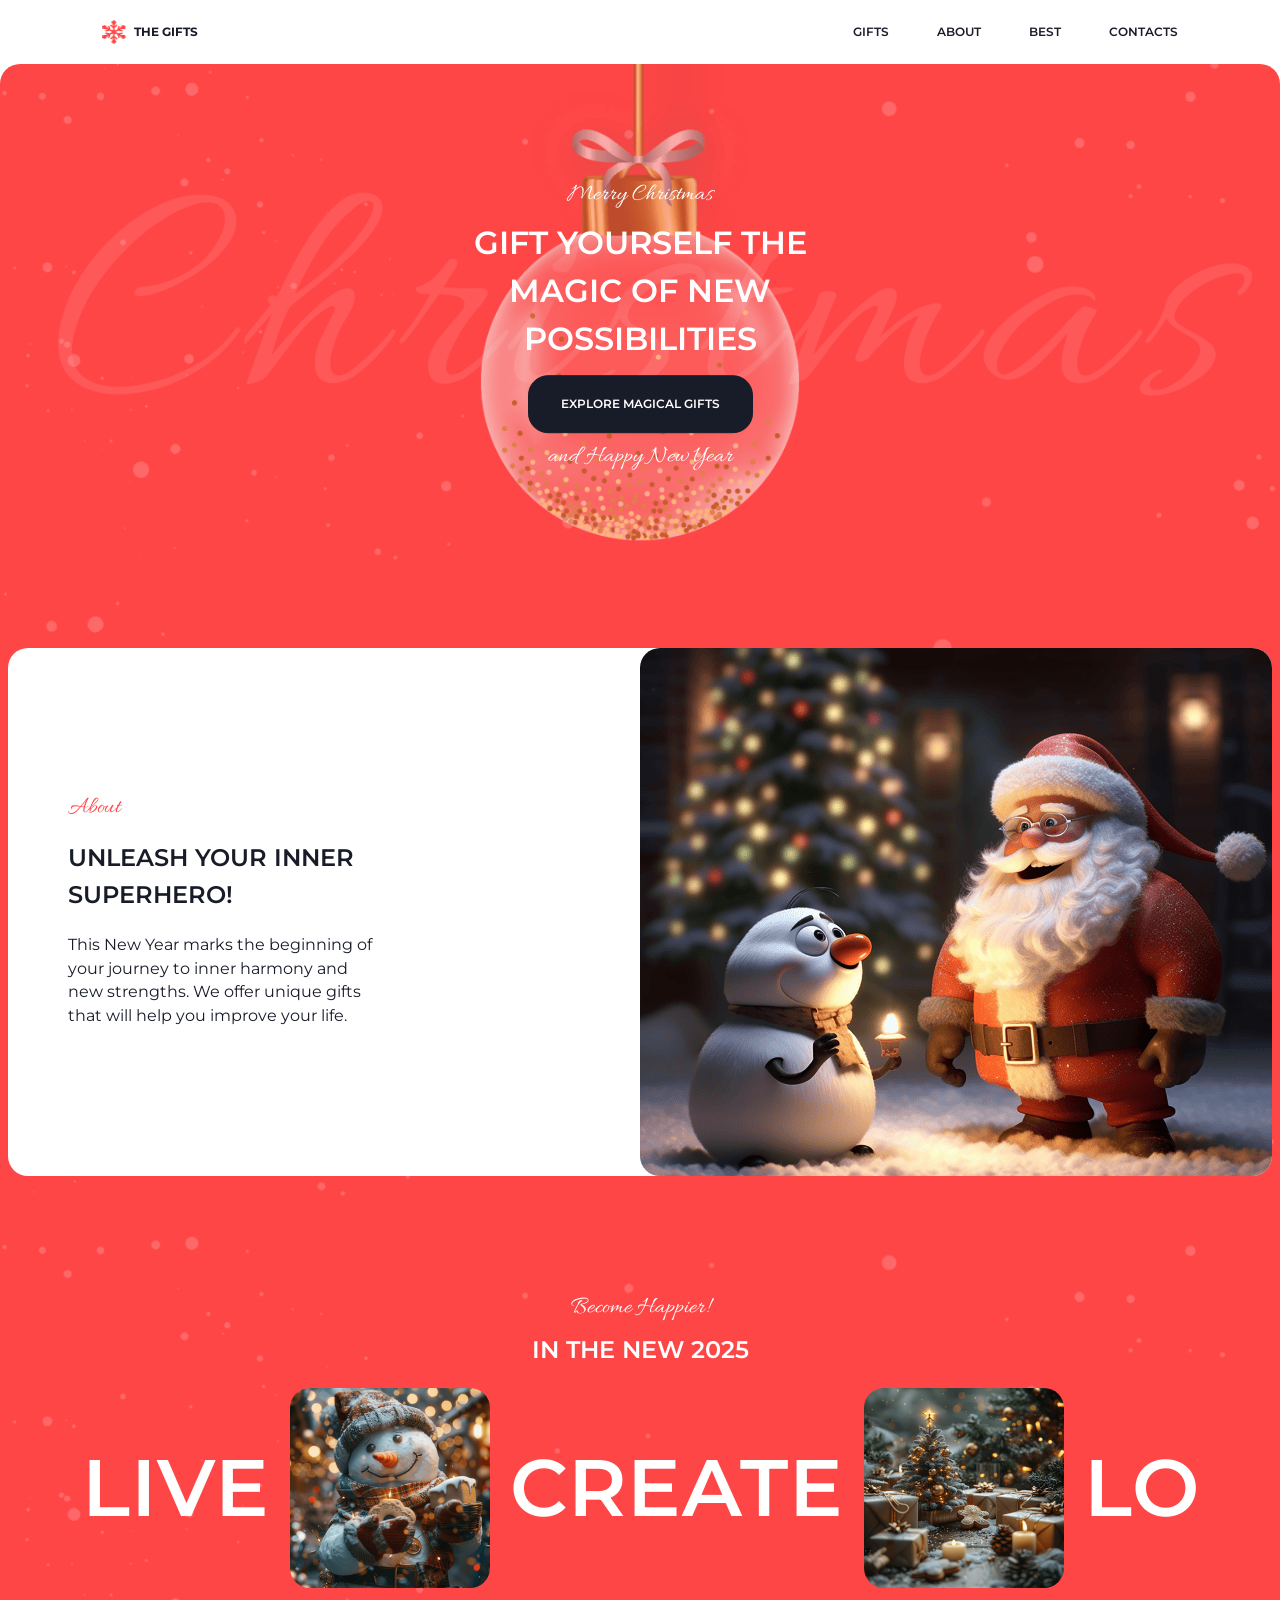
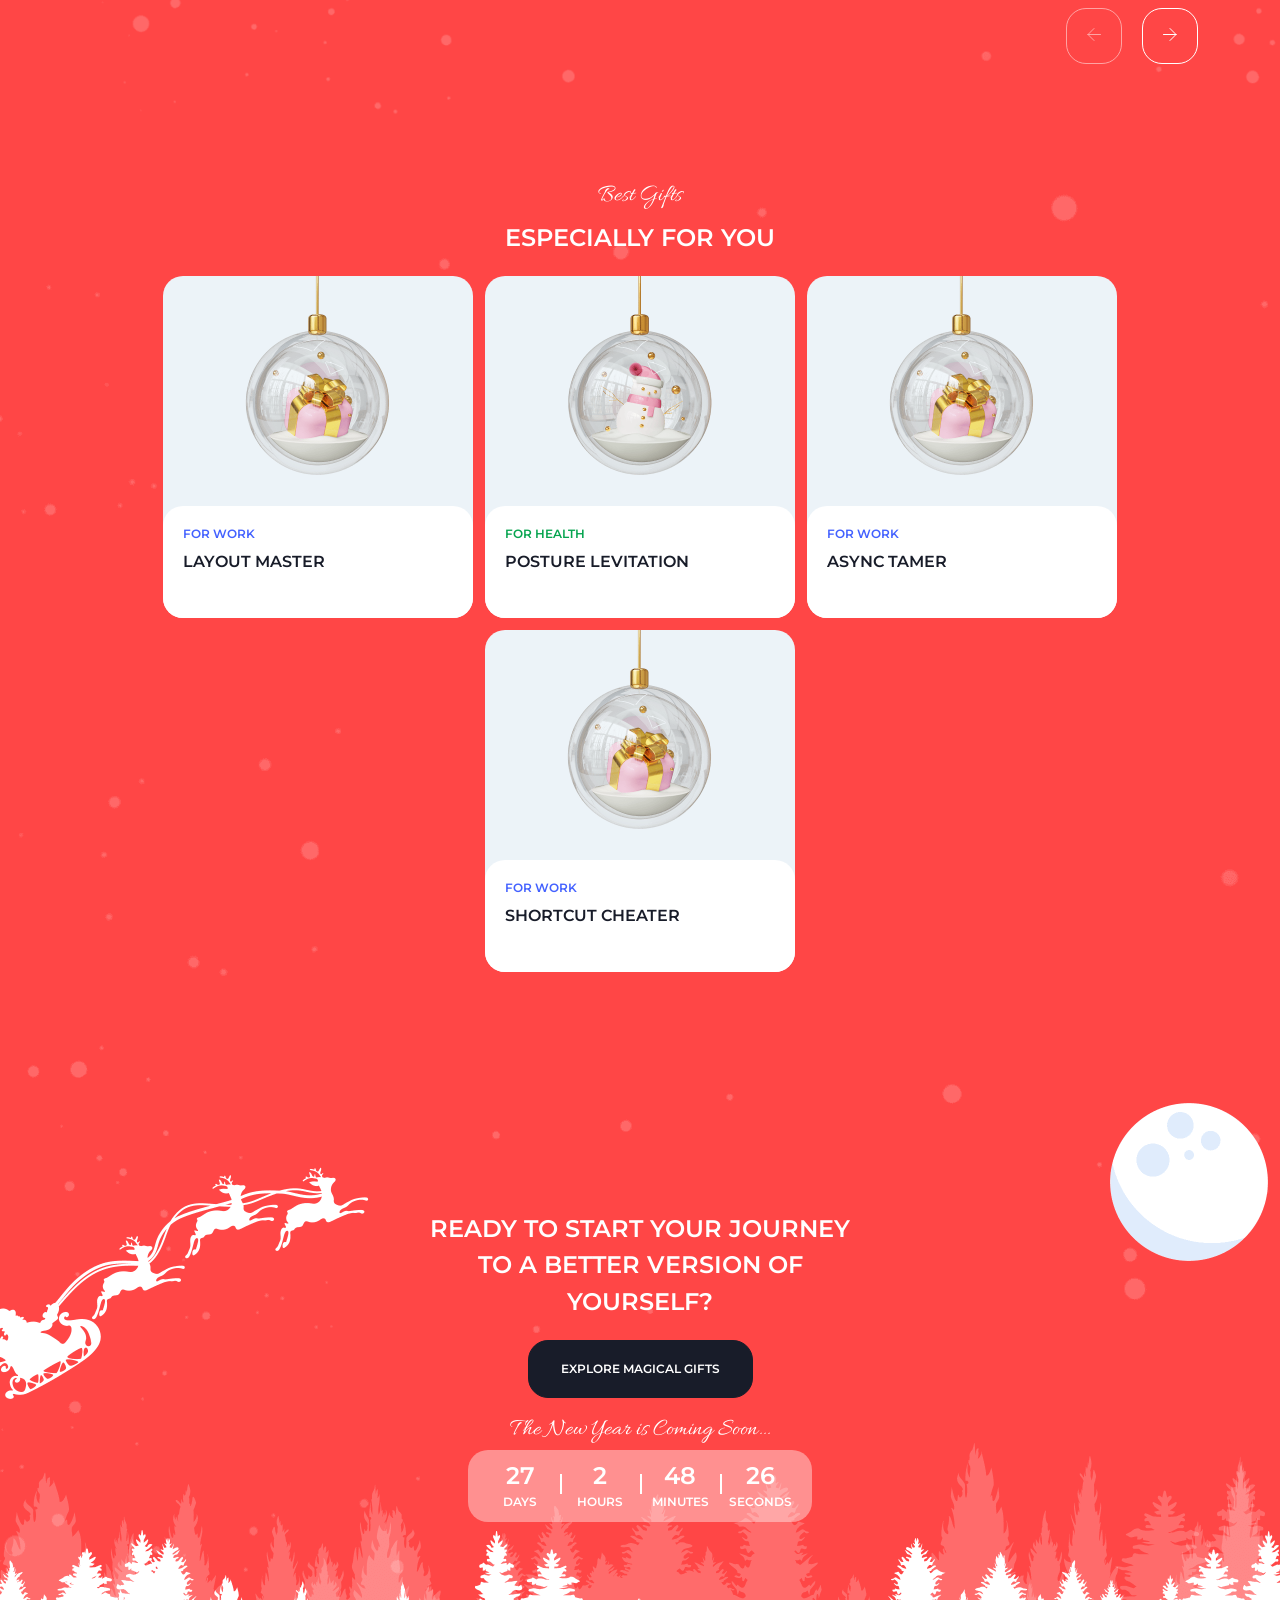
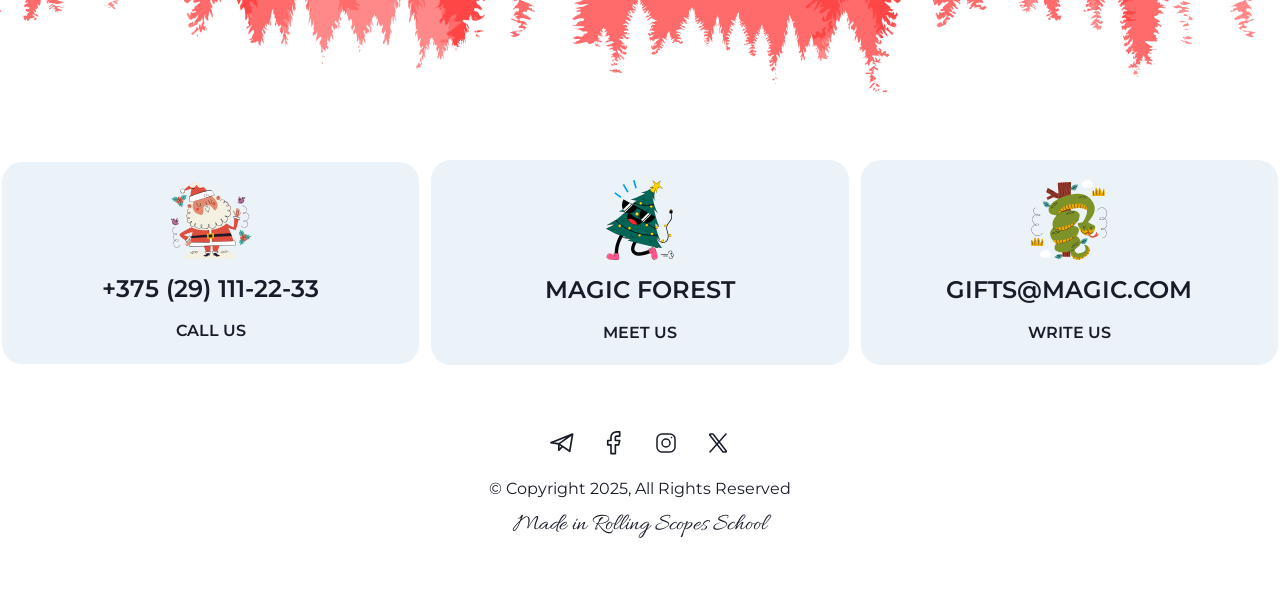
<file: christmas-shop/index.html>
<!doctype html>
<html lang="en">
  <head>
    <meta charset="UTF-8" />
    <meta name="viewport" content="width=device-width, initial-scale=1.0" />
    <title>Christmas shop</title>
    <link rel="preconnect" href="https://fonts.googleapis.com" />
    <link rel="preconnect" href="https://fonts.gstatic.com" crossorigin />
    <link
      href="https://fonts.googleapis.com/css2?family=Allura&family=Montserrat:ital@0;1&display=swap"
      rel="stylesheet"
    />
    <link rel="icon" href="assets/icon/favicon.png" />
    <link rel="stylesheet" href="styles.css" />
  </head>

  <body>
    <div class="container-wrapper">
      <header class="header">
        <div class="head-container">
          <div class="logo">
            <a href="index.html">
              <img class="logo-vector" src="assets/logo.png" alt="Snowflake" />
              <h1 class="logo-title">The gifts</h1>
            </a>
          </div>

          <nav id="menu" class="navbar">
            <button class="burger" id="burger">
              <span></span>
              <span></span>
            </button>

            <ul class="nav-list gifts-nav-list" id="menu-list">
              <li><a class="menu-item" href="gifts.html">Gifts</a></li>
              <li><a class="menu-item" href="#about">About</a></li>
              <li><a class="menu-item" href="#best">Best</a></li>
              <li><a class="menu-item" href="#contacts">Contacts</a></li>
            </ul>
          </nav>
        </div>
      </header>

      <main>
        <section id="gifts" class="hero-section">
          <img src="assets/bg-ball.png" alt="Christmas ball" />

          <div class="hero-container">
            <div class="hero-caption">Merry Christmas</div>
            <h2 class="h1-style">
              Gift yourself the magic of new possibilities
            </h2>
            <button
              class="explore-button"
              onclick="window.location.href = 'gifts.html'"
            >
              Explore Magical Gifts
            </button>
            <div class="hero-caption">and Happy New Year</div>
          </div>
        </section>

        <section id="about" class="about-section">
          <div class="about-container">
            <div class="about-info-container">
              <div class="about-text-container">
                <div class="about-caption">About</div>
                <h2>Unleash your inner superhero!</h2>
                <p>
                  This New Year marks the beginning of your journey to inner
                  harmony and new strengths. We offer unique gifts that will
                  help you improve your life.
                </p>
              </div>
            </div>

            <div class="about-image-container">
              <img src="assets/santa.png" alt="Santa Claus" />
            </div>
          </div>
        </section>

        <section class="slider-section">
          <div class="slider-container">
            <div class="slider-caption-container">
              <div class="slider-caption">Become Happier!</div>
              <h2>in the new 2025</h2>
            </div>

            <div class="slider-viewport">
              <div class="slider-row">
                <div class="slider-text">Live</div>
                <img src="assets/snowman.png" alt="Snowman" />

                <div class="slider-text">Create</div>
                <img src="assets/christmas-trees.png" alt="Christmas Trees" />

                <div class="slider-text">Love</div>
                <img
                  src="assets/christmas-tree-ball.png"
                  alt="Christmas Tree Ball"
                />

                <div class="slider-text">Dream</div>
                <img src="assets/fairytale-house.png" alt="Fairy Tale House" />
              </div>
            </div>

            <div class="slider-buttons-container">
              <button class="arrow-button arrow-left" disabled>
                <svg
                  class="arrow-icon"
                  width="14"
                  height="13"
                  viewBox="0 0 14 13"
                  fill="none"
                  xmlns="http://www.w3.org/2000/svg"
                >
                  <path
                    d="M0.5 6.5H13M13 6.5L7 0.5M13 6.5L7 12.5"
                    stroke="white"
                    stroke-linecap="round"
                    stroke-linejoin="round"
                  />
                </svg>
              </button>

              <button class="arrow-button arrow-right">
                <svg
                  class="arrow-icon"
                  width="14"
                  height="13"
                  viewBox="0 0 14 13"
                  fill="none"
                  xmlns="http://www.w3.org/2000/svg"
                >
                  <path
                    d="M0.5 6.5H13M13 6.5L7 0.5M13 6.5L7 12.5"
                    stroke="white"
                    stroke-linecap="round"
                    stroke-linejoin="round"
                  />
                </svg>
              </button>
            </div>
          </div>
        </section>

        <section id="best" class="best-gifts-section">
          <div class="best-gifts-container">
            <div class="best-gifts-caption-container">
              <div class="best-gifts-caption">Best Gifts</div>
              <h2>Especially for you</h2>
            </div>

            <div class="best-gifts-cards-container"></div>
          </div>
        </section>

        <section class="cta-section">
          <div class="cta-container">
            <div class="cta-content-container">
              <h2>
                Ready to start your journey to a better version of yourself?
              </h2>
              <button
                class="explore-button"
                onclick="window.location.href = 'gifts.html'"
              >
                Explore Magical Gifts
              </button>

              <div class="cta-timer-container">
                <div id="timer-title" class="cta-caption">
                  The New Year is Coming Soon...
                </div>
                <div class="cta-timer">
                  <div class="timer-item">
                    <h2 id="days">47</h2>
                    <h3 class="h4-style">Days</h3>
                  </div>

                  <div class="timer-item">
                    <h2 id="hours">5</h2>
                    <h3 class="h4-style">Hours</h3>
                  </div>

                  <div class="timer-item">
                    <h2 id="minutes">34</h2>
                    <h3 class="h4-style">Minutes</h3>
                  </div>

                  <div class="timer-item">
                    <h2 id="seconds">12</h2>
                    <h3 class="h4-style">Seconds</h3>
                  </div>
                </div>
              </div>
            </div>
          </div>
        </section>
      </main>

      <footer id="contacts" class="footer">
        <div class="footer-container">
          <div class="contacts-container">
            <div class="contact-item">
              <a href="tel:+375291112233" title="Tel.">
                <img src="assets/santa-claus.svg" alt="Santa Claus" />
                <div class="contact-action">+375 (29) 111-22-33</div>
                <h3>Call Us</h3>
              </a>
            </div>

            <div class="contact-item">
              <a
                href="https://maps.app.goo.gl/6SMbEBYvNkVajpGfA"
                title="Map"
                target="_blank"
              >
                <img src="assets/christmas-tree.svg" alt="Christmas Tree" />
                <div class="contact-action">Magic forest</div>
                <h3>Meet Us</h3>
              </a>
            </div>

            <div class="contact-item">
              <a href="mailto:gift@gmail.com" title="Mail">
                <img src="assets/snake.svg" alt="Snake" />
                <div class="contact-action">gifts@magic.com</div>
                <h3>Write Us</h3>
              </a>
            </div>
          </div>

          <div class="info-container">
            <div class="social-list">
              <ul>
                <li>
                  <a
                    href=""
                    class="social-item"
                    title="Telegram"
                    target="_blank"
                  >
                    <svg
                      class="telegram"
                      width="21"
                      height="17"
                      viewBox="0 0 21 17"
                      fill="none"
                      xmlns="http://www.w3.org/2000/svg"
                    >
                      <path
                        d="M19.7501 0.75L0.750061 8.25L7.75006 9.25M19.7501 0.75L17.2501 15.75L7.75006 9.25M19.7501 0.75L7.75006 9.25M7.75006 9.25V14.75L10.9989 11.4729"
                        stroke="#181C29"
                        stroke-width="1.5"
                        stroke-linecap="round"
                        stroke-linejoin="round"
                      />
                    </svg>
                  </a>
                </li>

                <li>
                  <a
                    href=""
                    class="social-item"
                    title="Facebook"
                    target="_blank"
                  >
                    <svg
                      class="facebook"
                      width="13"
                      height="22"
                      viewBox="0 0 13 22"
                      fill="none"
                      xmlns="http://www.w3.org/2000/svg"
                    >
                      <path
                        d="M11.75 0.75H8.75C7.42392 0.75 6.15215 1.27678 5.21447 2.21447C4.27678 3.15215 3.75 4.42392 3.75 5.75V8.75H0.75V12.75H3.75V20.75H7.75V12.75H10.75L11.75 8.75H7.75V5.75C7.75 5.48478 7.85536 5.23043 8.04289 5.04289C8.23043 4.85536 8.48478 4.75 8.75 4.75H11.75V0.75Z"
                        stroke="#181C29"
                        stroke-width="1.5"
                        stroke-linecap="round"
                        stroke-linejoin="round"
                      />
                    </svg>
                  </a>
                </li>

                <li>
                  <a
                    href=""
                    class="social-item"
                    title="Instagram"
                    target="_blank"
                  >
                    <svg
                      class="instagram"
                      width="24"
                      height="24"
                      viewBox="0 0 24 24"
                      fill="none"
                      xmlns="http://www.w3.org/2000/svg"
                    >
                      <path
                        d="M12 16C14.2091 16 16 14.2091 16 12C16 9.79086 14.2091 8 12 8C9.79086 8 8 9.79086 8 12C8 14.2091 9.79086 16 12 16Z"
                        stroke="#181C29"
                        stroke-width="1.5"
                        stroke-linecap="round"
                        stroke-linejoin="round"
                      />
                      <path
                        d="M3 16V8C3 5.23858 5.23858 3 8 3H16C18.7614 3 21 5.23858 21 8V16C21 18.7614 18.7614 21 16 21H8C5.23858 21 3 18.7614 3 16Z"
                        stroke="#181C29"
                        stroke-width="1.5"
                      />
                      <path
                        d="M17.5 6.51L17.51 6.49889"
                        stroke="#181C29"
                        stroke-width="1.5"
                        stroke-linecap="round"
                        stroke-linejoin="round"
                      />
                    </svg>
                  </a>
                </li>

                <li>
                  <a href="" class="social-item" title="X" target="_blank">
                    <svg
                      class="x"
                      width="24"
                      height="24"
                      viewBox="0 0 24 24"
                      fill="none"
                      xmlns="http://www.w3.org/2000/svg"
                    >
                      <path
                        d="M16.8198 20.7684L3.75317 3.96836C3.44664 3.57425 3.72749 3 4.22678 3H6.70655C6.8917 3 7.06649 3.08548 7.18016 3.23164L20.2468 20.0316C20.5534 20.4258 20.2725 21 19.7732 21H17.2935C17.1083 21 16.9335 20.9145 16.8198 20.7684Z"
                        stroke="#181C29"
                        stroke-width="1.5"
                      />
                      <path
                        d="M20 3L4 21"
                        stroke="#181C29"
                        stroke-width="1.5"
                        stroke-linecap="round"
                      />
                    </svg>
                  </a>
                </li>
              </ul>
            </div>

            <p class="copyright">© Copyright 2025, All Rights Reserved</p>
            <div class="info-caption">
              <a class="garland-link" href="https://rs.school/" target="_blank">
                Made in Rolling Scopes School
              </a>
            </div>
          </div>
        </div>
      </footer>
    </div>

    <dialog class="modal-window-gifts"></dialog>

    <script src="script.js" defer></script>
  </body>
</html>
</file>
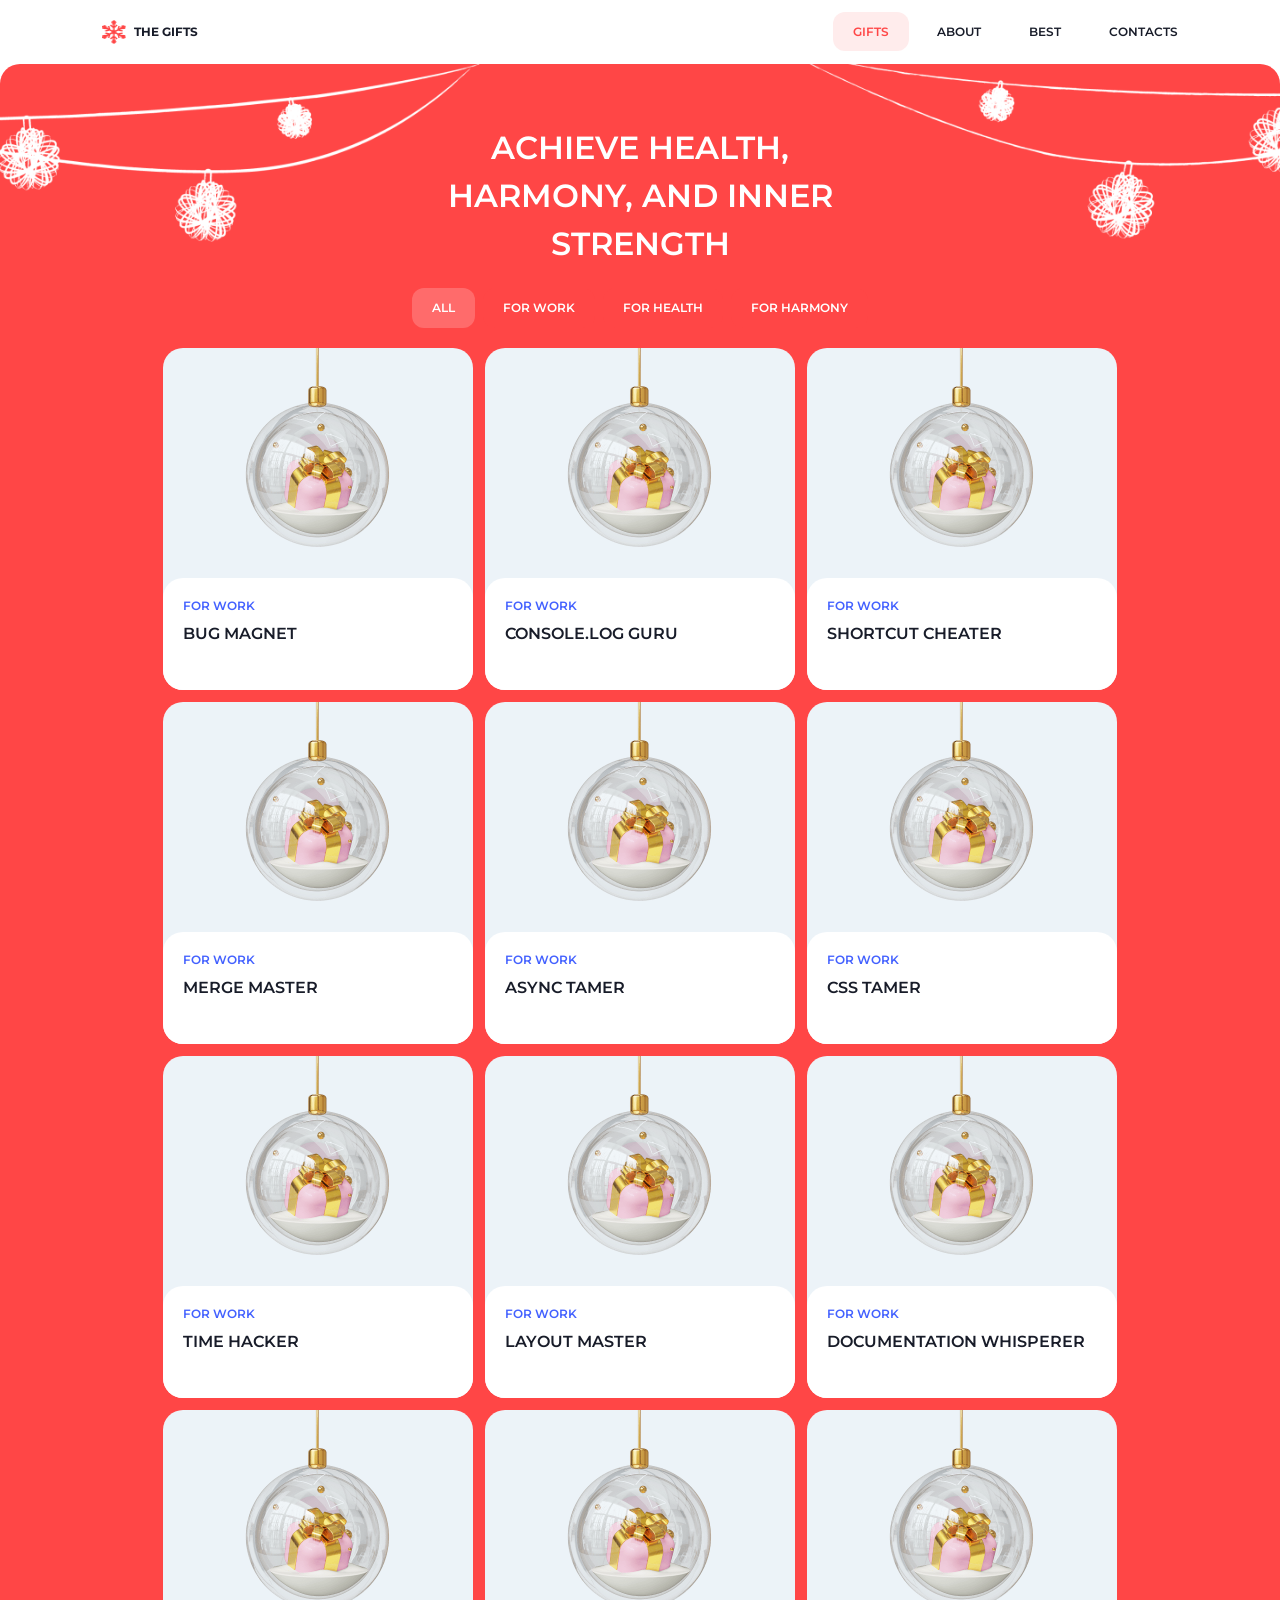
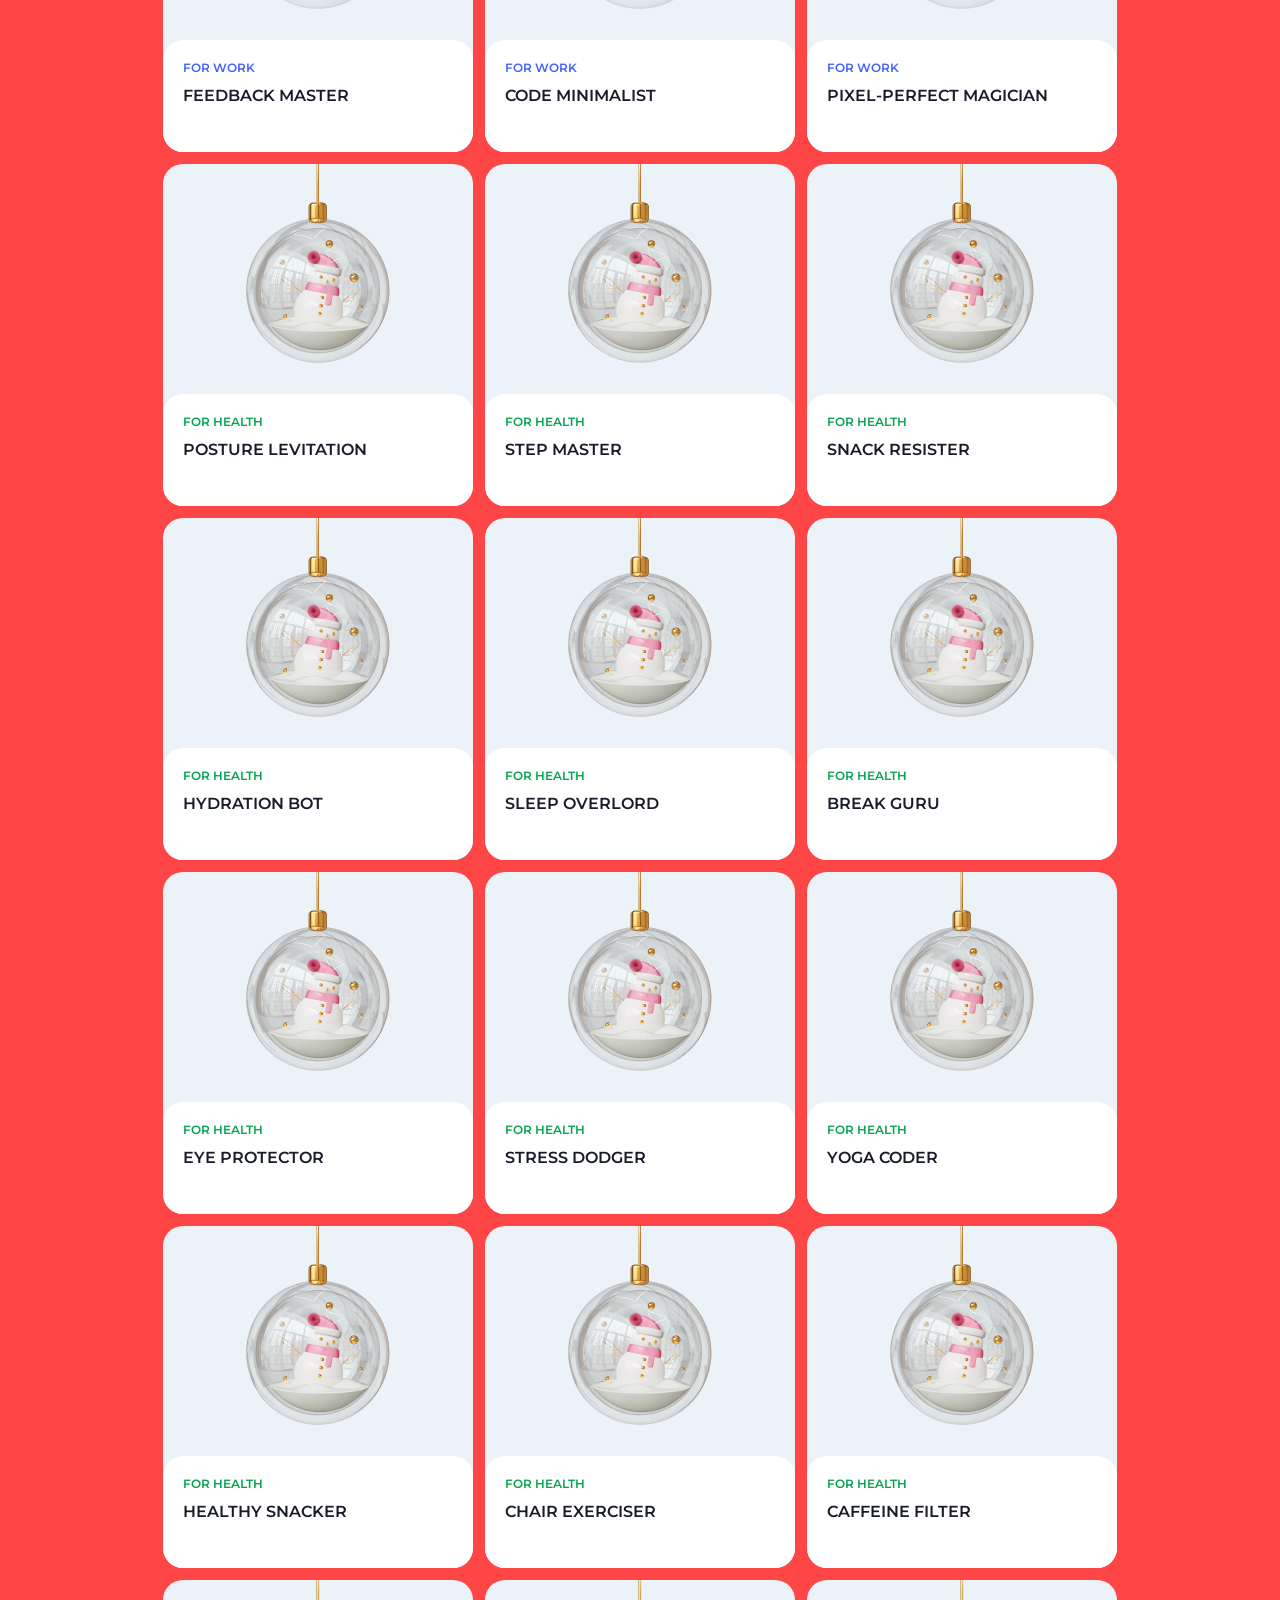
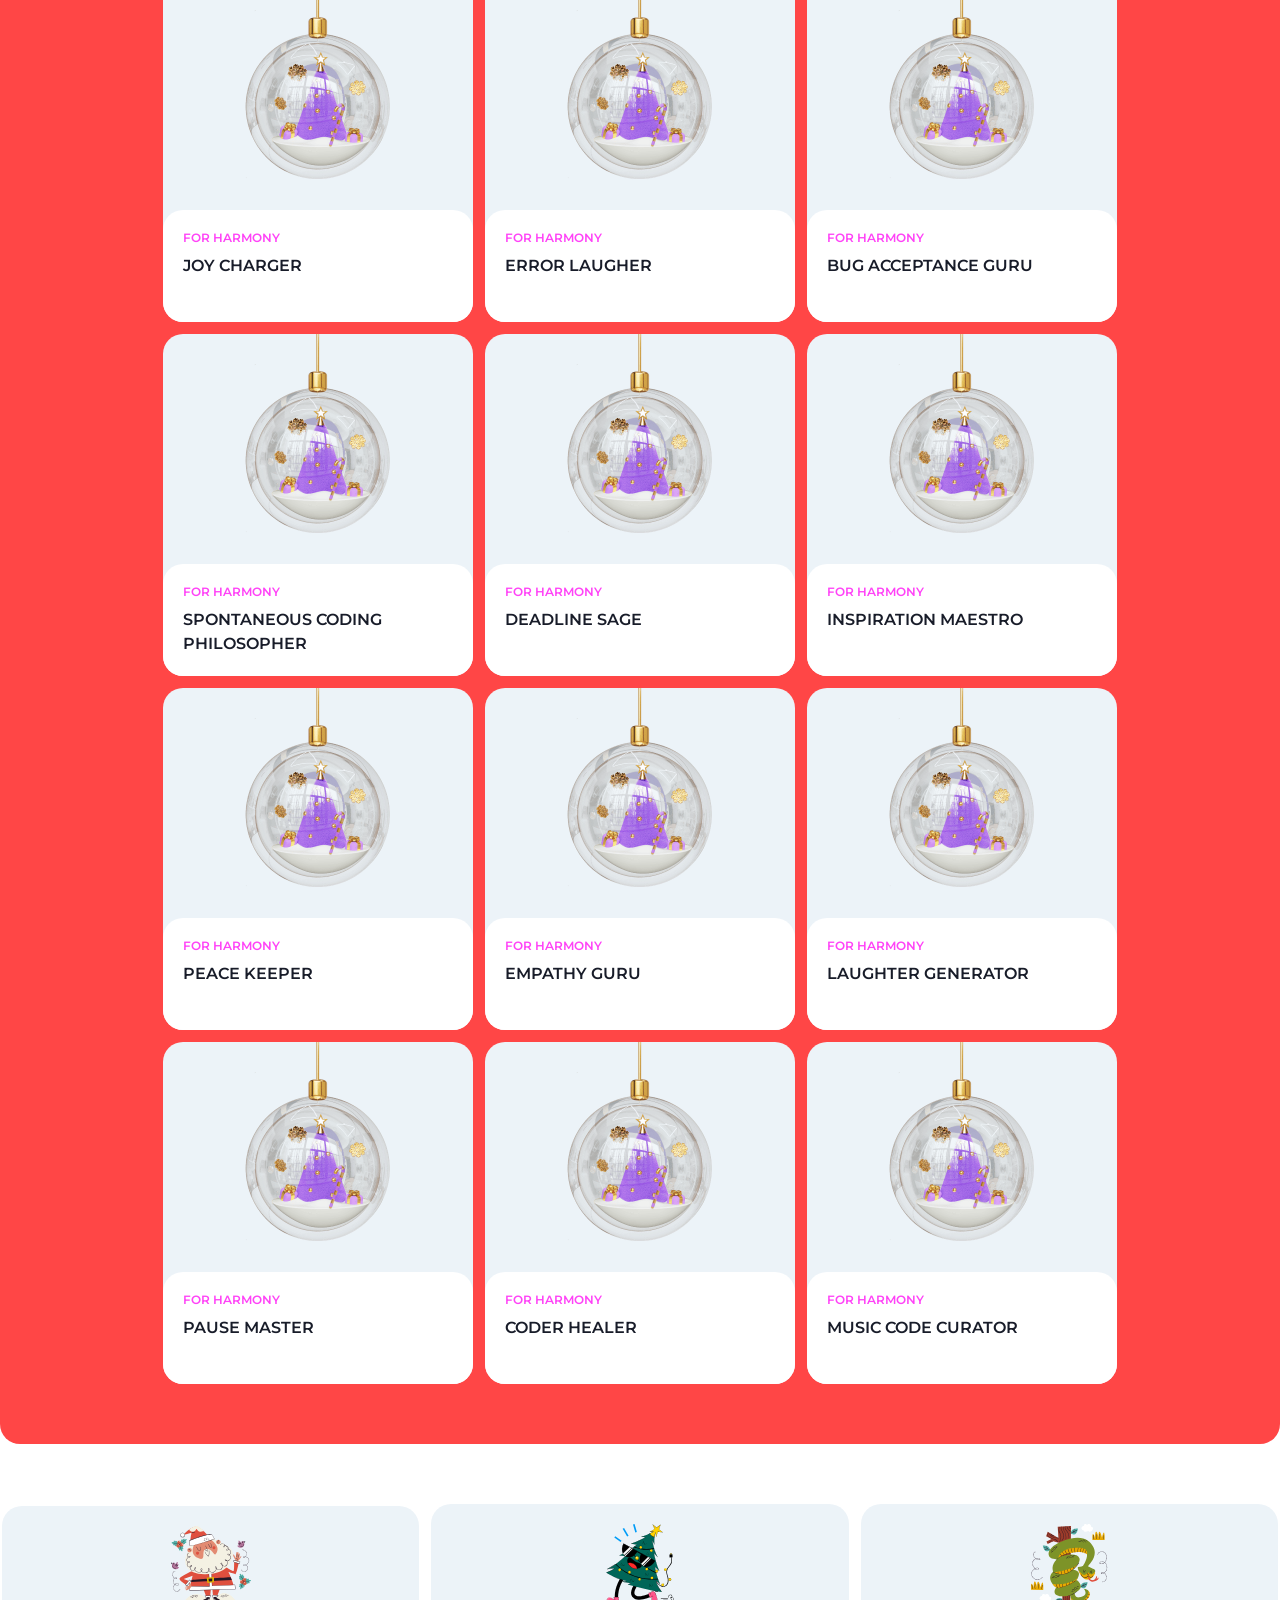
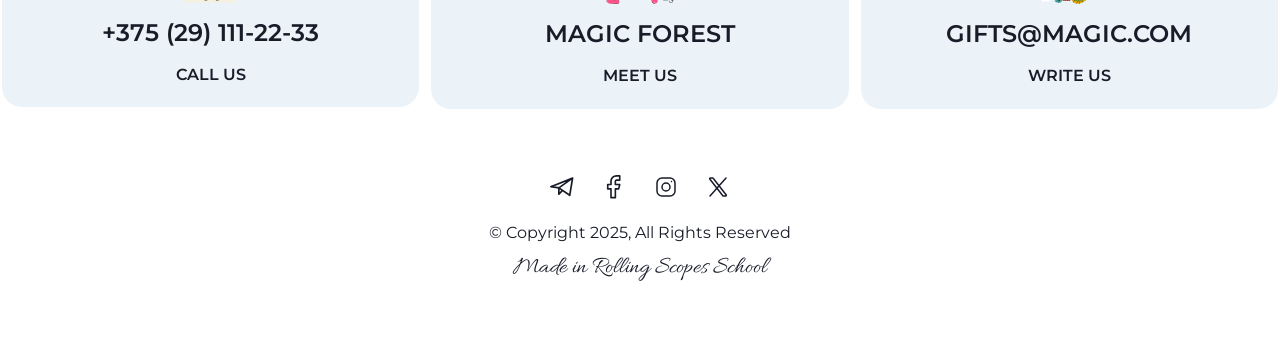
<file: christmas-shop/gifts.html>
<!doctype html>
<html lang="en">
  <head>
    <meta charset="UTF-8" />
    <meta name="viewport" content="width=device-width, initial-scale=1.0" />
    <title>Christmas shop</title>
    <link rel="preconnect" href="https://fonts.googleapis.com" />
    <link rel="preconnect" href="https://fonts.gstatic.com" crossorigin />
    <link
      href="https://fonts.googleapis.com/css2?family=Allura&family=Montserrat:ital@0;1&display=swap"
      rel="stylesheet"
    />
    <link rel="icon" href="assets/icon/favicon.png" />
    <link rel="stylesheet" href="styles.css" />
  </head>

  <body>
    <div class="container-wrapper">
      <header class="header">
        <div class="head-container">
          <div class="logo">
            <a href="index.html">
              <img class="logo-vector" src="assets/logo.png" alt="Snowflake" />
              <h1 class="logo-title">The gifts</h1>
            </a>
          </div>

          <nav id="menu" class="navbar">
            <button class="burger" id="burger">
              <span></span>
              <span></span>
            </button>

            <ul class="nav-list gifts-nav-list" id="menu-list">
              <li>
                <a class="menu-item gifts-page-first-menu-item" href=""
                  >Gifts</a
                >
              </li>
              <li><a class="menu-item" href="index.html#about">About</a></li>
              <li><a class="menu-item" href="index.html#best">Best</a></li>
              <li><a class="menu-item" href="#contacts">Contacts</a></li>
            </ul>
          </nav>
        </div>
      </header>

      <main>
        <button id="back-to-top" class="back-to-top">
          <svg
            class="arrow-icon"
            width="14"
            height="13"
            viewBox="0 0 14 13"
            fill="none"
            xmlns="http://www.w3.org/2000/svg"
          >
            <path
              d="M0.5 6.5H13M13 6.5L7 0.5M13 6.5L7 12.5"
              stroke="white"
              stroke-linecap="round"
              stroke-linejoin="round"
            />
          </svg>
        </button>

        <section id="best" class="best-gifts-section gifts-section">
          <div class="best-gifts-container gifts-main-container">
            <div class="best-gifts-caption-container gifts-caption-container">
              <h2 class="h1-style">
                Achieve health, harmony, and inner strength
              </h2>
            </div>

            <div class="gifts-tabs">
              <ul>
                <li>
                  <button class="gift-tag active" data-category="all">
                    All
                  </button>
                </li>
                <li>
                  <button class="gift-tag" data-category="For Work">
                    For work
                  </button>
                </li>
                <li>
                  <button class="gift-tag" data-category="For Health">
                    For health
                  </button>
                </li>
                <li>
                  <button class="gift-tag" data-category="For Harmony">
                    For harmony
                  </button>
                </li>
              </ul>
            </div>

            <div class="best-gifts-cards-container gifts-cards-container"></div>
        </section>
      </main>

      <footer id="contacts" class="footer">
        <div class="footer-container">
          <div class="contacts-container">
            <div class="contact-item">
              <a href="tel:+375291112233">
                <img src="assets/santa-claus.svg" alt="Santa Claus" />
                <div class="contact-action">+375 (29) 111-22-33</div>
                <h3>Call Us</h3>
              </a>
            </div>

            <div class="contact-item">
              <a href="mailto:gift@gmail.com">
                <img src="assets/christmas-tree.svg" alt="Christmas Tree" />
                <div class="contact-action">Magic forest</div>
                <h3>Meet Us</h3>
              </a>
            </div>

            <div class="contact-item">
              <a
                href="https://maps.app.goo.gl/6SMbEBYvNkVajpGfA"
                title="Map"
                target="_blank"
              >
                <img src="assets/snake.svg" alt="Snake" />
                <div class="contact-action">gifts@magic.com</div>
                <h3>Write Us</h3>
              </a>
            </div>
          </div>

          <div class="info-container">
            <div class="social-list">
              <ul>
                <li>
                  <a
                    href=""
                    class="social-item"
                    title="Telegram"
                    target="_blank"
                  >
                    <svg
                      class="telegram"
                      width="21"
                      height="17"
                      viewBox="0 0 21 17"
                      fill="none"
                      xmlns="http://www.w3.org/2000/svg"
                    >
                      <path
                        d="M19.7501 0.75L0.750061 8.25L7.75006 9.25M19.7501 0.75L17.2501 15.75L7.75006 9.25M19.7501 0.75L7.75006 9.25M7.75006 9.25V14.75L10.9989 11.4729"
                        stroke="#181C29"
                        stroke-width="1.5"
                        stroke-linecap="round"
                        stroke-linejoin="round"
                      />
                    </svg>
                  </a>
                </li>

                <li>
                  <a
                    href=""
                    class="social-item"
                    title="Facebook"
                    target="_blank"
                  >
                    <svg
                      class="facebook"
                      width="13"
                      height="22"
                      viewBox="0 0 13 22"
                      fill="none"
                      xmlns="http://www.w3.org/2000/svg"
                    >
                      <path
                        d="M11.75 0.75H8.75C7.42392 0.75 6.15215 1.27678 5.21447 2.21447C4.27678 3.15215 3.75 4.42392 3.75 5.75V8.75H0.75V12.75H3.75V20.75H7.75V12.75H10.75L11.75 8.75H7.75V5.75C7.75 5.48478 7.85536 5.23043 8.04289 5.04289C8.23043 4.85536 8.48478 4.75 8.75 4.75H11.75V0.75Z"
                        stroke="#181C29"
                        stroke-width="1.5"
                        stroke-linecap="round"
                        stroke-linejoin="round"
                      />
                    </svg>
                  </a>
                </li>

                <li>
                  <a
                    href=""
                    class="social-item"
                    title="Instagram"
                    target="_blank"
                  >
                    <svg
                      class="instagram"
                      width="24"
                      height="24"
                      viewBox="0 0 24 24"
                      fill="none"
                      xmlns="http://www.w3.org/2000/svg"
                    >
                      <path
                        d="M12 16C14.2091 16 16 14.2091 16 12C16 9.79086 14.2091 8 12 8C9.79086 8 8 9.79086 8 12C8 14.2091 9.79086 16 12 16Z"
                        stroke="#181C29"
                        stroke-width="1.5"
                        stroke-linecap="round"
                        stroke-linejoin="round"
                      />
                      <path
                        d="M3 16V8C3 5.23858 5.23858 3 8 3H16C18.7614 3 21 5.23858 21 8V16C21 18.7614 18.7614 21 16 21H8C5.23858 21 3 18.7614 3 16Z"
                        stroke="#181C29"
                        stroke-width="1.5"
                      />
                      <path
                        d="M17.5 6.51L17.51 6.49889"
                        stroke="#181C29"
                        stroke-width="1.5"
                        stroke-linecap="round"
                        stroke-linejoin="round"
                      />
                    </svg>
                  </a>
                </li>

                <li>
                  <a href="" class="social-item" title="X" target="_blank">
                    <svg
                      class="x"
                      width="24"
                      height="24"
                      viewBox="0 0 24 24"
                      fill="none"
                      xmlns="http://www.w3.org/2000/svg"
                    >
                      <path
                        d="M16.8198 20.7684L3.75317 3.96836C3.44664 3.57425 3.72749 3 4.22678 3H6.70655C6.8917 3 7.06649 3.08548 7.18016 3.23164L20.2468 20.0316C20.5534 20.4258 20.2725 21 19.7732 21H17.2935C17.1083 21 16.9335 20.9145 16.8198 20.7684Z"
                        stroke="#181C29"
                        stroke-width="1.5"
                      />
                      <path
                        d="M20 3L4 21"
                        stroke="#181C29"
                        stroke-width="1.5"
                        stroke-linecap="round"
                      />
                    </svg>
                  </a>
                </li>
              </ul>
            </div>

            <p class="copyright">© Copyright 2025, All Rights Reserved</p>
            <div class="info-caption">
              <a class="garland-link" href="https://rs.school/" target="_blank">
                Made in Rolling Scopes School
              </a>
            </div>
          </div>
        </div>
      </footer>
    </div>

    <dialog class="modal-window-gifts"></dialog>

    <script src="script.js" defer></script>
  </body>
</html>
</file>
<file: christmas-shop/styles.css>
:root {
    --color-primary: #ff4646;
    --color-dark: #181c29;
    --color-dark-overlay: #181c29cc;
    --color-static-white: #ffffff;
    --color-tag-purple: #4361ff;
    --color-tag-pink: #ff43f7;
    --color-tag-green: #06a44f;
    --color-content-background: #ecf3f8;
    --color-primary-10: #ff46461A;
    --color-static-white-20: #ffffff33;
    --color-static-white-40: #ffffff66;
    --color-overlay: #ffffffcc;
}

:root {
    --font-family: "Montserrat", sans-serif;
    --second-family: "Allura", cursive;
}

* {
    box-sizing: border-box;
}

html {
    scroll-behavior: smooth;
}

body {
    margin: 0;
    padding: 0;
    cursor: url('assets/icon/icons8-christmas-tree-40.png'), auto;
}

body.noscroll {
    overflow: hidden;
}

a, button, .burger, .gift-card-item, .social-item {
    cursor: url('assets/icon/icons8-mitten-28.png'), pointer;
}

a:link, a:visited {
    text-decoration: none;
    color: var(--color-dark);
}

ul {
    list-style-type: none;
    padding: 0;
    margin: 0;
}

.container-wrapper {
    max-width: 1440px;
    margin: 0 auto;
    display: flex;
    flex-direction: column;
}

h1 {
    margin: 0;
    padding: 0;
}

h2 {
    font-family: var(--font-family);
    font-weight: 600;
    font-size: 24px;
    line-height: 152%;
    letter-spacing: 16%;
    text-transform: uppercase;
    margin: 0;
}

/*styles for header*/
.header {
    width: 100%;
    height: 64px;
    display: flex;
    background-color: var(--color-static-white);
}

.head-container {
    width: 100%;
    padding: 12px 0;
    margin: 0 82px;
    gap: 12px;
    display: flex;
    justify-content: space-between;
    font-family: var(--font-family);
    font-weight: 600;
    font-size: 12px;
    color: var(--color-dark);
    text-transform: uppercase;
}

a {
    text-decoration: none;
}

.logo > a {
    display: flex;
    justify-content: center;
    align-items: center;
    padding: 8px 20px;
    gap: 8px;
}

.logo-vector {
    width: 24px;
    height: 24px;
}

.logo-title {
    line-height: 130%;
    letter-spacing: 5%;
    font-size: 12px;
}

.navbar {
    display: flex;
    justify-content: center;
    align-items: center;
}

/*Burger-menu styles*/
.burger {
    position: relative;
    width: 40px;
    height: 40px;
    display: none;
    flex-direction: column;
    justify-content: center;
    align-items: center;
    background-color: var(--color-static-white);
    border: none;

}

.burger span {
    position: absolute;
    width: 20px;
    height: 1px;
    background-color: var(--color-dark);
    transition: all 0.3s ease-in-out;
}

.burger span:nth-child(1) {
    transform: translateY(-5px); /* Смещаем верхнюю линию чуть выше центра */
}

.burger span:nth-child(2) {
    transform: translateY(5px); /* Смещаем нижнюю линию чуть ниже центра */
}

.burger.open span:nth-child(1) {
    transform: translateY(0) rotate(45deg);
}

.burger.open span:nth-child(2) {
    transform: translateY(0) rotate(-45deg);
}

.nav-list {
    display: flex;
    justify-content: space-between;
    align-items: center;
    gap: 8px;
}

.nav-list a:link, a:visited {
    text-decoration: none;
    color: var(--color-dark);
}

.menu-item {
    padding: 12px 20px;
    line-height: 130%;
    letter-spacing: 5%;
    border-radius: 12px;
    transition: background-color 0.3s ease, color 0.2s ease-in-out;
}

.menu-item:hover {
    background-color: var(--color-primary-10);
    color: var(--color-primary);
}

/*styles for Hero section*/
.hero-section {
    max-width: 1440px;
    background: var(--color-primary) url('assets/bg-snow.png') no-repeat center/cover;
    height: 524px;
    border-top-left-radius: 20px;
    border-top-right-radius: 20px;
    padding: 60px 8px;
    position: relative;
    overflow: hidden;
}

.hero-section > img {
    position: absolute;
    top: 0;
    left: 0;
    height: 100%;
    width: 100%;
    z-index: 2;
    object-fit: cover;
}

.hero-container {
    position: absolute;
    top: 50%;
    left: 50%;
    transform: translate(-50%, -50%);
    max-width: 426px;
    z-index: 3;
    text-align: center;
    color: var(--color-static-white);
    gap: 12px;
    display: flex;
    flex-direction: column;
    justify-content: center;
    align-items: center;
}

.hero-caption {
    font-family:var(--second-family);
    font-weight: 400;
    font-size: 24px;
    line-height: 100%;
    letter-spacing: 5%;
}

.h1-style {
    margin: 0;
    font-family: var(--font-family);
    font-weight: 600;
    font-size: 32px;
    line-height: 150%;
    letter-spacing: 18%;
    text-transform: uppercase;
}

.explore-button {
    padding: 20px 32px;
    border-radius: 20px;
    background-color: var(--color-dark);
    border: 1px solid var(--color-dark);
    font-family: var(--font-family);
    font-weight: 600;
    font-size: 12px;
    line-height: 130%;
    letter-spacing: 5%;
    text-transform: uppercase;
    color: var(--color-static-white);
    transition: color 0.3s ease;
}

.explore-button:hover {
    background-color: var(--color-static-white);
    color: var(--color-dark);
    border: 1px solid var(--color-static-white);
}

/*styles for About section*/
.about-section {
    max-width: 1440px;
    background: var(--color-primary) url('assets/bg-snow.png') no-repeat center/cover;
    height: 648px;
    padding: 60px 8px;
    position: relative;
    display: flex;
}

.about-container {
    max-width: 1276px;
    width: 100%;
    height: 528px;
    margin: 0 auto;
    border-radius: 20px;
    display: flex;
    justify-content: space-between;
    background-color: var(--color-static-white);
}

.about-info-container,
.about-image-container {
    flex: 1;
}

.about-image-container img {
    max-width: 100%;
    display: block;
    border-radius: 20px;
}

.about-info-container {
    display: flex;
    align-items: center;
}

.about-text-container {
    display: flex;
    flex-direction: column;
    justify-content: space-between;
    max-width: 426px;
    width: 100%;
    gap: 20px;
    margin-left: 60px;
}

.about-caption {
    font-family: var(--second-family);
    font-weight: 400;
    font-size: 24px;
    line-height: 100%;
    letter-spacing: 5%;
    color: var(--color-primary);
}

.about-text-container > h2 {
    color: var(--color-dark);
}

.about-text-container > p {
    font-family: var(--font-family);
    font-weight: 400;
    font-size: 16px;
    line-height: 148%;
    letter-spacing: 0%;
    color: var(--color-dark);
    margin: 0;
}

/*styles for Slider section*/
.slider-section {
    max-width: 1440px;
    background: var(--color-primary) url('assets/bg-snow.png') no-repeat center/cover;
    height: 488px;
    padding: 60px 82px;
    position: relative;
    overflow: hidden;
}

.slider-container {
    display: flex;
    flex-direction: column;
    justify-content: space-between;
    align-items: center;
    gap: 20px;
}

.slider-caption-container {
    width: 100%;
    max-width: 426px;
    display: flex;
    flex-direction: column;
    align-items: center;
    gap: 12px;
}

.slider-caption {
    font-family: var(--second-family);
    font-weight: 400;
    font-size: 24px;
    line-height: 100%;
    letter-spacing: 5%;
    text-align: center;
    color: var(--color-static-white);
}

.slider-caption-container > h2 {
    color: var(--color-static-white);
}

.slider-viewport {
    overflow: hidden;
    width: 100%;
}

.slider-row {
    display: flex;
    align-items: center;
    gap: 20px;
    width: max-content;
    transition: transform 0.5s ease;
}

.slider-row > img {
    width: 200px;
    height: 200px;
    border-radius: 20px;
    flex-shrink: 0;
}

.slider-text {
    font-family: var(--font-family);
    font-weight: 600;
    font-size: 80px;
    line-height: 100%;
    letter-spacing: 1px;
    text-align: center;
    text-transform: uppercase;
    color: var(--color-static-white);
    flex-shrink: 0;
}

.slider-buttons-container {
    width: 100%;
    display: flex;
    justify-content: flex-end;
    align-items: flex-end;
    gap: 20px;
}

.arrow-button {
    width: 56px;
    height: 56px;
    border-radius: 20px;
    border-width: 1px;
    border-color: var(--color-static-white);
    border-style: solid;
    background-color: transparent;
}

.arrow-button:hover {
    background-color: var(--color-static-white);
}

.arrow-button:hover > svg > path {
    stroke: var(--color-primary);
}

.arrow-button:disabled {
    opacity: 0.5;
    cursor: not-allowed;
    pointer-events: none;
}

.arrow-left > svg {
    transform: rotate(180deg);
}

/*styles for Best Gifts section*/
.best-gifts-section {
    max-width: 1440px;
    background: var(--color-primary) url('assets/bg-snow.png') no-repeat center/cover;    
    padding: 60px 8px;
    display: flex;
    flex-direction: column;
    justify-content: center;
    align-items: center;
}

.best-gifts-container {
    display: flex;
    flex-direction: column;
    justify-content: center;
    align-items: center;
    max-width: 1276px;
    gap: 20px;
}

.best-gifts-caption-container {
    max-width: 426px;
    gap: 12px;
    display: flex;
    flex-direction: column;
    justify-content: center;
    align-items: center;
}

.best-gifts-caption-container > h2 {
    color: var(--color-static-white);
}

.best-gifts-caption {
    font-family: var(--second-family);
    font-weight: 400;
    font-size: 24px;
    line-height: 100%;
    letter-spacing: 5%;
    color: var(--color-static-white);
}

.best-gifts-cards-container {
    width: 100%;
    display: flex;
    justify-content: space-between;
    gap: 12px;
}

.gift-card-item {
    width: 100%;
    border-radius: 20px;
    background-color: var(--color-content-background);
    display: flex;
    flex-direction: column;
    justify-content: center;
    transition: color 0.3s ease;
}

.gift-card-item:hover .card-title {
    color: var(--color-primary);
}

.gift-card-item > img {
    width: 310px;
    height: 230px;
}

.card-caption-container {
    height: 112px;
    display: flex;
    flex-direction: column;
    gap: 8px;
    padding: 20px;
    background-color: var(--color-static-white);
    border-radius: 20px;
    flex-grow: 1;
}

h4, .h4-style {
    font-family: var(--font-family);
    font-weight: 600;
    font-size: 12px;
    line-height: 130%;
    letter-spacing: 5%;
    text-transform: uppercase;
    margin: 0;
}

.work-caption {
    color: var(--color-tag-purple);
}

.health-caption {
    color: var(--color-tag-green);
}

.harmony-caption {
    color: var(--color-tag-pink);
}

h3 {
    font-family: var(--font-family);
    font-weight: 600;
    font-size: 16px;
    line-height: 152%;
    letter-spacing: 8%;
    text-transform: uppercase;
    color: var(--color-dark);
    margin: 0;
}

/*styles for CTA section*/
.cta-section {
    max-width: 1440px;
    height: 668px;
    padding: 60px 82px;
    border-bottom-right-radius: 20px;
    border-bottom-left-radius: 20px;
    background: url('assets/bg-forest.png') no-repeat center/cover, var(--color-primary) url('assets/bg-snow.png') no-repeat center/cover;
}

.cta-container {
    display: flex;
    justify-content: center;
    align-items: center;
    max-width: 1276px;
    height: 100%;
    padding: 60px 0;
}

.cta-content-container {
    max-width: 426px;
    margin: 0 auto;
    display: flex;
    flex-direction: column;
    align-items: center;
    gap: 20px;
    padding: 60px 0;
}

.cta-content-container > h2 {
    text-align: center;
    color: var(--color-static-white);
}

.cta-timer-container {
    display: flex;
    flex-direction: column;
    gap: 8px;
}

.cta-caption {
    font-family: var(--second-family);
    font-weight: 400;
    font-size: 24px;
    line-height: 100%;
    letter-spacing: 5%;
    text-align: center;
    color: var(--color-static-white);
}

.cta-timer {
    width: 344px;
    height: 72px;
    padding: 8px 12px 12px 12px;
    border-radius: 20px;
    color: var(--color-static-white);
    display: flex;
    justify-content: space-between;
    align-items: center;
    background-color: var(--color-static-white-40);
}

.timer-item {
    width: 80px;
    height: 52px;
    display: flex;
    flex-direction: column;
    align-items: center;
    justify-content: center;
    position: relative;
}

.timer-item h3 {
    color: var(--color-static-white);
}

.timer-item:not(:first-child)::before {
    content: "";
    position: absolute;
    left: 0;
    top: 50%;
    transform: translateY(-50%);
    width: 2px;
    height: 20px;
    background-color: var(--color-static-white);
}

.timer-item > h2, .timer-item > h4 {
    text-align: center;
}

/*styles for footer*/
footer {
    max-width: 1440px;    
    padding: 60px 0;
    display: flex;
    justify-content: center;
    align-items: center;
}

.footer-container {
    max-width: 1276px;
    width: 100%;
    gap: 60px;
    display: flex;
    flex-direction: column;
    justify-content: center;
    align-items: center;
}

.contacts-container {
    width: 100%;
    display: flex;
    justify-content: space-between;
    align-items: center;
    gap: 12px;
}

.contact-item {
    width: 100%;
    flex: 1;
    transition: color 0.3s ease;
}

.contact-item > a {
    display: flex;
    flex-direction: column;
    justify-content: center;
    align-items: center;
    gap: 12px;
    border-radius: 20px;
    background-color: var(--color-content-background);
    padding: 20px;
}

.contact-item > img {
    width: 80px;
    height: 80px;
}

.contact-item:hover .contact-action {
    color: var(--color-primary);
}

.contact-item:hover h3 {
    color: var(--color-primary);
}

.contact-action {
    font-family: var(--font-family);
    font-weight: 600;
    font-size: 24px;
    line-height: 152%;
    letter-spacing: 16%;
    text-align: center;
    text-transform: uppercase;
    color: var(--color-dark);
}

.info-container {
    gap: 12px;
    display: flex;
    flex-direction: column;
    justify-content: space-between;
}

.social-list {
    display: flex;
    justify-content: center;
}

.social-list ul {
    display: flex;
    gap: 12px;
}

.social-list li {
    display: flex;
    justify-content: center;
    align-items: center;
    width: 40px;
    height: 40px;
    padding: 0 8px;
    border-radius: 10px;
}

.social-list li:hover {
    cursor: url('assets/icon/icons8-mitten-28.png'), pointer;
}

.social-item > svg {
    width: 24px;
    height: 24px;
    transition: color 0.3s ease;
}

.social-item:hover > svg > path {
    stroke:var(--color-primary);
}

.info-container > p {
    font-family: var(--font-family);
    font-weight: 400;
    font-size: 16px;
    line-height: 148%;
    letter-spacing: 0%;
    text-align: center;
    color: var(--color-dark);
    margin: 0;
}

.info-caption {
    font-family: var(--second-family);
    font-weight: 400;
    font-size: 24px;
    line-height: 100%;
    letter-spacing: 5%;
    text-align: center;
    color: var(--color-dark);
    text-decoration: none;
}

.garland-link:hover {
    color: var(--color-primary);
}

/*styles modal window*/
.modal-window-gifts {
    width: 95%;
    max-width: 400px;
    padding: 0;
    border: none;
    border-radius: 20px;
    background: transparent;
}

.modal-window-gifts p {
    padding: 0;
    margin: 0;
}

.modal-window-gifts::backdrop {
    background-color: var(--color-dark-overlay);
    backdrop-filter: blur(2px);
}

.modal-gift-card-item {
    position: relative;
    border-radius: 20px;
    overflow: hidden;
}

.modal-image-container {
    height: 230px;
    width: 100%;
    background-color: var(--color-content-background);
}

.modal-image-container img {
    width: 100%;
    height: 100%;
    object-fit: cover;
}

.modal-description {
    display: flex;
    flex-direction: column;
    padding: 20px;
    gap: 20px;
    background-color: var(--color-static-white);
}

.modal-caption-container {
    display: flex;
    flex-direction: column;
    gap: 8px;
}

.modal-description-text {
    font-family: var(--font-family);
    font-weight: 400;
    font-size: 16px;
    line-height: 148%;
    letter-spacing: 0%;
}

.modal-superpower {
    display: flex;
    flex-direction: column;
    gap: 8px;
}

.superpower-description {
    display: flex;
    flex-direction: column;
}

.live-container, .create-container,
.love-container, .dream-container {
    display: flex;
    justify-content: space-between;
    align-items: center;
    font-family: var(--font-family);
    font-weight: 400;
    font-size: 16px;
    line-height: 148%;
    letter-spacing: 0%;
    gap: 12px;
}

.power-name {
    flex-grow: 2;
}

.power-snowflake {
    display: flex;
    gap: 8px;
}

.snowflake-container-img {
    width: 16px;
    height: 16px;
}

.close-modal-button {
    width: 40px;
    height: 40px;
    padding: 0;
    margin: 0;
    background: transparent;
    border: none;
    outline: none;
    display: flex;
    justify-content: center;
    align-items: center;
    position: absolute;
    top: 12px;
    right: 12px;    
}

/*Styles for gifts page*/
.gifts-page-first-menu-item {
    pointer-events: none; /* Полностью отключает взаимодействие с мышью, включая hover */
    cursor: default;
    color: var(--color-primary)  !important; /* Сохраняет цвет активного пункта меню */
    background-color: var(--color-primary-10);
}

.gifts-section {
    max-width: 1440px;
    height: 100%;
    background-color: var(--color-primary);
    background-image: url('assets/bg-garland.png');
    background-repeat: no-repeat;
    background-position: top center;
    background-size: 100% auto;
    overflow: hidden;
    display: flex;
    gap: 20px;
    padding: 60px 8px;
    border-radius: 20px;
}

.gifts-main-container {
    max-width: 1276px;
    display: flex;
    flex-direction: column;
    justify-content: center;
    align-items: center;
    gap: 20px;
}

.gifts-caption-container {
    max-width: 426px;
    display: flex;
    gap: 12px;
}

.gifts-caption-container > h2 {
    color: var(--color-static-white);
    font-family: var(--font-family);
    font-weight: 600;
    font-size: 32px;
    line-height: 150%;
    letter-spacing: 18%;
    text-align: center;
    text-transform: uppercase;
}

.gifts-tabs > ul {
    height: 40px;
    display: flex;
    justify-content: center;
    align-items: center;
    gap: 8px;
}

.gift-tag {
    width: 100%;
    padding: 12px 20px;
    border-radius: 12px;
}

.gifts-tabs > ul > li > button {
    font-family: var(--font-family);
    font-weight: 600;
    font-size: 12px;
    line-height: 130%;
    letter-spacing: 5%;
    text-transform: uppercase;
    color: var(--color-static-white);
    border: none;
    background-color: var(--color-primary);
}

.gifts-tabs > ul > li > button:hover {
    background-color: var(--color-static-white-20);
}

.gift-tag.active {
    pointer-events: none; /* Полностью отключает взаимодействие с мышью, включая hover */
    cursor: default;
    background-color: var(--color-static-white-20);
}

.gifts-cards-container {
    width: 100%;
    display: flex;
    flex-direction: row;
    flex-wrap: wrap;
    gap: 12px;
}

.gift-card-item {
    width: 310px;
}

/* Scroll to top button */
.back-to-top {
    display: none; /* Скрыта по умолчанию */
    position: fixed;
    width: 56px;
    height: 56px;
    border-radius: 100px;
    border: 1px solid var(--color-primary);
    z-index: 100;
    justify-content: center;
    align-items: center;
    transition: background-color 0.3s, opacity 0.3s;
}

.back-to-top > svg {
    width: 14px;
    height: 14px;
    color: var(--color-primary);
    transform: rotate(270deg);
}

.back-to-top > svg > path {
    stroke: var(--color-primary);
}

@media screen and (min-width: 1025px) and (max-width: 1295px) {
    .container {
        max-width: 1295px;
        overflow-x: hidden;
    }

    .best-gifts-cards-container {
        flex-wrap: wrap;
        justify-content: center;
    }

    .about-text-container {
        padding: 0 60px;
        margin-left: 0;
    }

    .about-image-container img {
        width: 100%;
        height: 100%;
        object-fit: cover;
        object-position: 50% 50%;
    }
}

@media screen and (min-width: 769px) and (max-width: 1024px) {
    .container {
        max-width: 1024px;
        overflow-x: hidden;
    }

    .best-gifts-cards-container {
        flex-wrap: wrap;
        justify-content: center;
    }

    .about-text-container {
        padding: 0 60px;
        margin-left: 0;
    }

    .about-image-container img {
        width: 100%;
        height: 100%;
        object-fit: cover;
        object-position: 50% 50%;
    }

    footer {
        padding: 60px 8px;
    }

    .contacts-container {
        flex-direction: column;
    }
}

/* styles for layout width of 768px:*/
@media (max-width: 768px) {

    .container-wrapper {
        max-width: 768px;
        overflow-x: hidden;
    }

    .header {
        padding: 0 8px;
    }

    .head-container {
        max-width: 1276px;
        margin: 0;
    }

    .burger {
        display: flex; /* Появляется бургер */
        transition: right 0.3s ease;
    }

    .nav-list {
        position: fixed;
        top: 64px;
        right: -100%;
        width: 100%;
        height: calc(100vh - 64px);
        flex-direction: column;
        justify-content: center;
        align-items: center;
        background: var(--color-static-white);
        z-index: 10;
        transition: right 0.3s ease-in-out;
    }

    .nav-list.open {
        gap: 28px;
        right: 0;
    }

    .menu-item {
        font-weight: 600;
        font-size: 24px;
        line-height: 152%;
        letter-spacing: 16%;
    }

    .hero-container {
        width: 100%;
    }

    .about-text-container {
        padding: 0 60px;
        margin-left: 0;
    }

    .about-image-container img {
        width: 100%;
        height: 100%;
        object-fit: cover;
        object-position: 50% 50%;
    }

    .slider-section {
        padding: 60px 8px;
    }

    .best-gifts-cards-container {
        flex-wrap: wrap;
        justify-content: center;
    }

    footer {
        padding: 60px 8px;
    }

    .contacts-container {
        flex-direction: column;
    }

    .back-to-top {
        right: 3px;
        bottom: 8px;
    }
}

@media screen and (min-width: 381px) and (max-width: 640px) {
    .container-wrapper {
        max-width: 640px;
        overflow-x: hidden;
    }

    .about-section {
        height: auto;
    }

    .about-container {
        flex-direction: column;
        height: auto;
    }

    .about-info-container {
        width: 100%;
        padding: 0 20px;
        justify-content: center;
    }

    .about-text-container {
        padding: 60px 0;

    }

    .about-image-container img {
        width: 100%;
        height: 528px;
    }
}

/* styles for layout width of 380px:*/
@media (max-width: 380px) {
    .container-wrapper {
        max-width: 380px;
        overflow-x: hidden;
    }

    .header {
        padding: 0 8px;
    }

    .hero-section {
        height: 572px;
    }

    .hero-container {
        padding: 60px 0;
    }

    .about-section {
        height: auto;
    }

    .about-container {
        flex-direction: column;
        height: auto;
    }

    .about-info-container {
        width: 100%;
        padding: 0 20px;
    }

    .about-text-container {
        padding: 60px 0;
    }

    .about-image-container img {
        width: 100%;
        height: 528px;
    }

    .cta-section {
        height: auto;
        padding: 60px 8px;
    }

    footer {
        padding: 60px 8px;
    }

    /*styles for Gift page*/
    .gifts-tabs ul {
        white-space: nowrap;
        gap: 0;
    }

    .gift-tag {
        padding: 12px 8px;
    }
}
</file>
